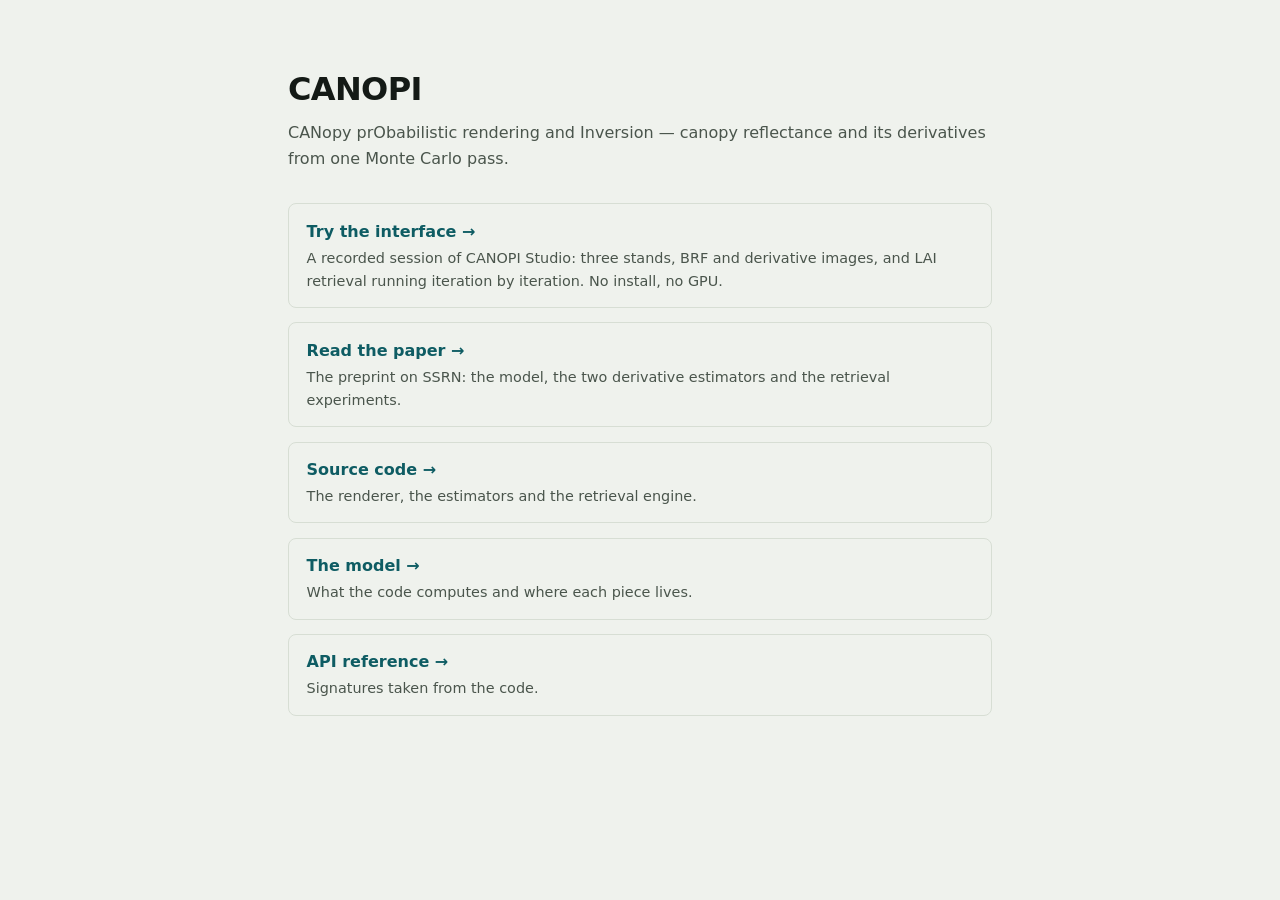
<file: docs/index.html>
<!doctype html>
<html lang="en"><head><meta charset="utf-8">
<meta name="viewport" content="width=device-width,initial-scale=1">
<title>CANOPI</title>
<style>
  :root{--bg:#EFF2ED;--fg:#141A16;--mut:#4A554C;--line:#D7DED4;--acc:#0E5C63}
  @media (prefers-color-scheme:dark){:root{--bg:#0D1210;--fg:#E9EEE8;--mut:#A5B0A7;--line:#28322D;--acc:#5CC9CF}}
  body{margin:0;background:var(--bg);color:var(--fg);font:16px/1.6 system-ui,sans-serif}
  main{max-width:44rem;margin:0 auto;padding:4rem 1.5rem}
  h1{font-size:2rem;letter-spacing:-.02em;margin:0 0 .3rem}
  p.sub{color:var(--mut);margin:0 0 2rem}
  a{color:var(--acc)}
  ul{list-style:none;padding:0;display:grid;gap:.9rem}
  li a{display:block;border:1px solid var(--line);border-radius:8px;padding:.9rem 1.1rem;
       text-decoration:none;color:inherit}
  li a:hover{border-color:var(--acc)}
  li b{color:var(--acc)}
  li span{display:block;color:var(--mut);font-size:.9rem;margin-top:.15rem}
</style></head><body><main>
  <h1>CANOPI</h1>
  <p class="sub">CANopy prObabilistic rendering and Inversion — canopy reflectance and its
  derivatives from one Monte Carlo pass.</p>
  <ul>
    <li><a href="demo/"><b>Try the interface →</b>
      <span>A recorded session of CANOPI Studio: three stands, BRF and derivative images, and LAI
      retrieval running iteration by iteration. No install, no GPU.</span></a></li>
    <li><a href="https://ssrn.com/abstract=7365079"><b>Read the paper →</b>
      <span>The preprint on SSRN: the model, the two derivative estimators and the
      retrieval experiments.</span></a></li>
    <li><a href="https://github.com/abdelazizkallel/canopi"><b>Source code →</b>
      <span>The renderer, the estimators and the retrieval engine.</span></a></li>
    <li><a href="model.md"><b>The model →</b>
      <span>What the code computes and where each piece lives.</span></a></li>
    <li><a href="api.md"><b>API reference →</b><span>Signatures taken from the code.</span></a></li>
  </ul>
</main></body></html>
</file>
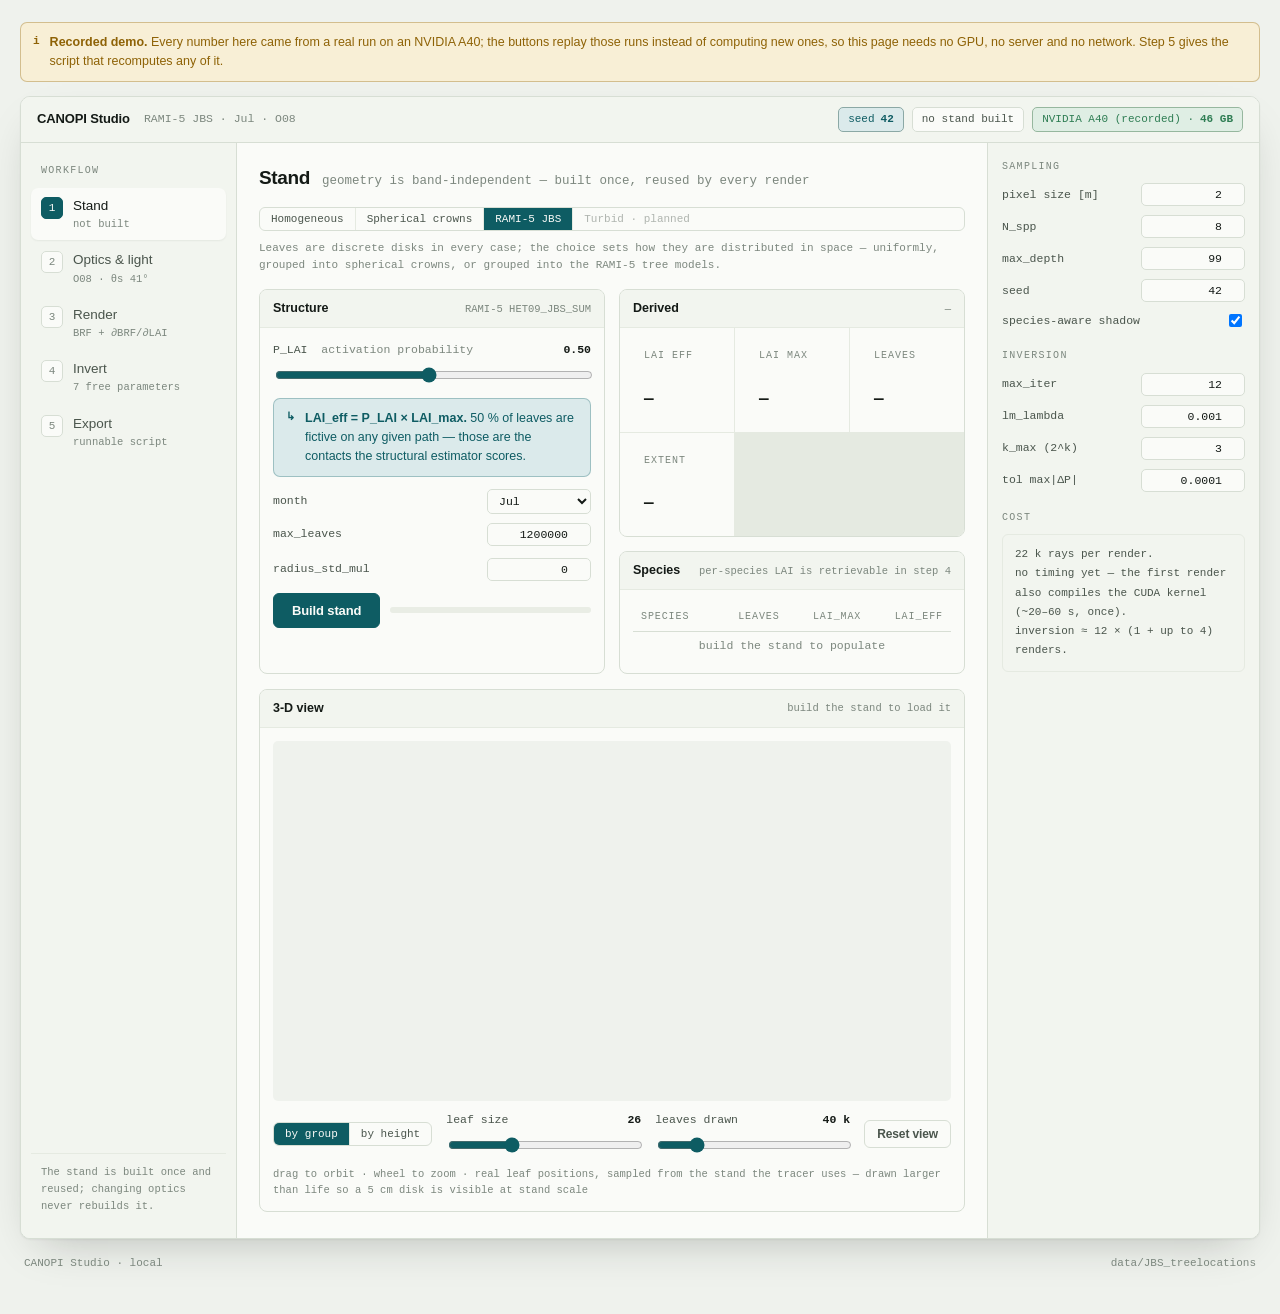
<file: docs/demo/index.html>
<!doctype html>
<html lang="en">
<head>
<meta charset="utf-8">
<meta name="viewport" content="width=device-width, initial-scale=1">
<title>CANOPI Studio — recorded demo</title>
<link rel="stylesheet" href="app.css">
</head>
<body>
<div class="wrap">
  <div class="alert warn" style="margin-bottom:14px">
    <span class="ic">i</span>
    <span><b>Recorded demo.</b> Every number here came from a real run on an NVIDIA A40; the
    buttons replay those runs instead of computing new ones, so this page needs no GPU, no
    server and no network. Step 5 gives the script that recomputes any of it.</span>
  </div>
<div class="app">

  <div class="titlebar">
    <span class="name">CANOPI Studio</span>
    <span class="path" id="tb-path">—</span>
    <span class="right">
      <span class="chip lock" title="One seed shared by every render: common random numbers keep successive costs comparable at a low ray count">seed <b id="tb-seed">42</b></span>
      <span class="chip" id="tb-stand">no stand built</span>
      <span class="chip" id="tb-device">connecting…</span>
    </span>
  </div>

  <div class="shell">

    <!-- ── rail ── -->
    <nav class="rail" role="tablist" aria-label="Workflow">
      <span class="lbl">Workflow</span>
      <button class="step" role="tab" aria-selected="true" data-pane="stand">
        <span class="num">1</span><span class="t">Stand<span class="s" id="rail-stand">not built</span></span></button>
      <button class="step" role="tab" aria-selected="false" data-pane="optics">
        <span class="num">2</span><span class="t">Optics &amp; light<span class="s" id="rail-optics">O08 · 41°</span></span></button>
      <button class="step" role="tab" aria-selected="false" data-pane="render">
        <span class="num">3</span><span class="t">Render<span class="s" id="rail-render">BRF + ∂BRF/∂LAI</span></span></button>
      <button class="step" role="tab" aria-selected="false" data-pane="invert">
        <span class="num">4</span><span class="t">Invert<span class="s" id="rail-invert">Gauss–Newton</span></span></button>
      <button class="step" role="tab" aria-selected="false" data-pane="export">
        <span class="num">5</span><span class="t">Export<span class="s">runnable script</span></span></button>
      <div class="spacer"></div>
      <div class="note" id="rail-note">The stand is built once and reused; changing optics never
        rebuilds it.</div>
    </nav>

    <!-- ══ 1 · STAND ══ -->
    <section class="pane" data-pane="stand">
      <div class="panehead"><h2>Stand</h2><p>geometry is band-independent — built once, reused by every render</p></div>

      <div class="seg" id="seg-mode" role="group" aria-label="Leaf distribution">
        <button data-mode="homogeneous" aria-pressed="false">Homogeneous</button>
        <button data-mode="spheres" aria-pressed="false">Spherical crowns</button>
        <button data-mode="jbs" aria-pressed="true">RAMI-5 JBS</button>
        <button disabled title="Not implemented — CANOPI places discrete leaf disks">Turbid · planned</button>
      </div>
      <p style="font-family:var(--mono); font-size:11px; color:var(--ink-3); margin:-6px 0 0">
        Leaves are discrete disks in every case; the choice sets how they are distributed in space —
        uniformly, grouped into spherical crowns, or grouped into the RAMI-5 tree models.</p>

      <div class="cols two">
        <div class="card">
          <header><h4>Structure</h4><span class="sub" id="stand-src">—</span></header>
          <div class="body" style="display:flex; flex-direction:column; gap:12px">
            <div class="slider">
              <div class="row"><span>P_LAI &nbsp;<span style="color:var(--ink-3)">activation probability</span></span><b id="ro-p">0.50</b></div>
              <input type="range" id="sl-p" min="0.05" max="0.98" step="0.01" value="0.5" aria-label="P_LAI">
            </div>
            <div id="p-alert" class="alert info"><span class="ic">↳</span><span></span></div>
            <div class="group" data-only="jbs">
              <div class="field"><span class="k">month</span><select data-k="month"><option>Jul</option></select></div>
              <div class="field"><span class="k">max_leaves</span><input type="number" data-k="max_leaves" value="1200000" step="200000" min="50000"></div>
            </div>
            <div class="group" data-only="spheres">
              <div class="field"><span class="k">n_spheres</span><input type="number" data-k="n_spheres" value="15" step="1" min="1"></div>
              <div class="field"><span class="k">r_sph [m]</span><input type="number" data-k="r_sph" value="10" step="1" min="0.5"></div>
              <div class="field"><span class="k">LAI per crown</span><input type="number" data-k="lai_per_sphere" value="5" step="0.5" min="0.1"></div>
              <div class="field"><span class="k">leaf_radius [m]</span><input type="number" data-k="leaf_radius" value="0.05" step="0.01" min="0.001"></div>
              <div class="field"><span class="k">max_leaves</span><input type="number" data-k="max_leaves" value="0" step="500000" min="0" title="0 = the full published stand (6 M leaves)"></div>
            </div>
            <div class="group" data-only="homogeneous">
              <div class="field"><span class="k">scene_xy [m]</span><input type="number" data-k="scene_xy" value="4" step="1" min="1"></div>
              <div class="field"><span class="k">scene_z [m]</span><input type="number" data-k="scene_z" value="1" step="0.5" min="0.1"></div>
              <div class="field"><span class="k">LAI_eff</span><input type="number" data-k="lai_eff" value="2" step="0.25" min="0.1"></div>
              <div class="field"><span class="k">leaf_radius [m]</span><input type="number" data-k="leaf_radius" value="0.02" step="0.005" min="0.001"></div>
              <div class="field"><span class="k">ALA</span><select data-k="ala"><option>UNI</option><option>PLA</option><option>ERE</option><option>SPH</option></select></div>
            </div>
            <div class="group">
              <div class="field"><span class="k" title="Leaf-size spread: 0 fixes the radius, which makes D_edg degenerate">radius_std_mul</span><input type="number" data-k="radius_std_mul" value="0.3" step="0.05" min="0"></div>
            </div>
            <div id="stale-note" class="alert warn" hidden><span class="ic">!</span><span></span></div>
            <div style="display:flex; gap:10px; align-items:center; flex-wrap:wrap">
              <button class="btn" id="btn-stand">Build stand</button>
              <div class="progress" id="pg-stand"><i></i></div>
            </div>
          </div>
        </div>

        <div style="display:flex; flex-direction:column; gap:14px; min-width:0">
          <div class="card">
            <header><h4>Derived</h4><span class="sub" id="stand-time">—</span></header>
            <div class="readouts">
              <div><div class="k">LAI eff</div><div class="v" id="ro-laieff">—</div></div>
              <div><div class="k">LAI max</div><div class="v" id="ro-laimax">—</div></div>
              <div><div class="k">Leaves</div><div class="v" id="ro-leaves">—</div></div>
              <div><div class="k">Extent</div><div class="v" id="ro-extent">—</div></div>
            </div>
          </div>
          <div class="card" data-only="spheres">
            <header><h4>Plan view</h4><span class="sub" id="crown-sub">—</span></header>
            <div class="body">
              <canvas id="cv-crowns" width="320" height="320" style="width:100%; height:auto; border-radius:4px" aria-label="Plan view of the spherical crowns"></canvas>
              <div class="imgcap"><span>crown radius to scale</span><span>periodic in x, y</span></div>
            </div>
          </div>
          <div class="card" data-only="jbs">
            <header><h4>Species</h4><span class="sub">per-species LAI is retrievable in step 4</span></header>
            <div class="body scrollx" style="max-height:280px; overflow-y:auto">
              <table><thead><tr><th>Species</th><th>Leaves</th><th>LAI_max</th><th>LAI_eff</th></tr></thead>
              <tbody id="tb-species"><tr><td colspan="4" style="text-align:center; color:var(--ink-3)">build the stand to populate</td></tr></tbody></table>
            </div>
          </div>
        </div>
      </div>
      <div class="card" id="card-3d">
        <header>
          <h4>3-D view</h4>
          <span class="sub" id="v3-sub">build the stand to load it</span>
        </header>
        <div class="body" style="display:flex; flex-direction:column; gap:10px">
          <canvas id="cv-3d" style="width:100%; height:360px; display:block; border-radius:5px; cursor:grab; touch-action:none" aria-label="3-D view of the stand"></canvas>
          <div style="display:flex; gap:14px; align-items:center; flex-wrap:wrap">
            <div class="seg" id="seg-3dcol" role="group" aria-label="Colour by">
              <button data-col="group" aria-pressed="true">by group</button>
              <button data-col="height" aria-pressed="false">by height</button>
            </div>
            <div class="slider" style="flex:1; min-width:150px">
              <div class="row"><span>leaf size</span><b id="v3-size">26</b></div>
              <input type="range" id="sl-3dsize" min="6" max="70" step="1" value="26" aria-label="point size">
            </div>
            <div class="slider" style="flex:1; min-width:150px">
              <div class="row"><span>leaves drawn</span><b id="v3-n">40 k</b></div>
              <input type="range" id="sl-3dn" min="5000" max="200000" step="5000" value="40000" aria-label="leaves drawn">
            </div>
            <button class="btn ghost sm" id="btn-3dreset">Reset view</button>
          </div>
          <p style="font-family:var(--mono); font-size:10.5px; color:var(--ink-3); margin:0">
            drag to orbit · wheel to zoom · real leaf positions, sampled from the stand the tracer
            uses — drawn larger than life so a 5 cm disk is visible at stand scale</p>
        </div>
      </div>
      <div class="log" id="log-stand" hidden></div>
    </section>

    <!-- ══ 2 · OPTICS ══ -->
    <section class="pane" data-pane="optics" hidden>
      <div class="panehead"><h2>Optics &amp; light</h2><p>one stand, many bands — swapping optics never rebuilds geometry</p></div>
      <div class="seg" id="seg-band" role="group" aria-label="Band"></div>
      <div class="cols two">
        <div class="card">
          <header><h4>Leaf and soil</h4><span class="sub">ω = ρ + τ</span></header>
          <div class="body group">
            <div class="field"><span class="k">rho (leaf)</span><input type="number" data-k="rho" step="0.001" value="0.0632"></div>
            <div class="field"><span class="k">tau (leaf)</span><input type="number" data-k="tau" step="0.001" value="0.0213"></div>
            <div class="field"><span class="k">rsoil</span><input type="number" data-k="rsoil" step="0.001" value="0.0274"></div>
            <div class="readouts" style="border:1px solid var(--line-soft); border-radius:6px; margin-top:4px">
              <div><div class="k">albedo ω</div><div class="v" id="ro-omega">0.085</div></div>
              <div><div class="k">band</div><div class="v" id="ro-band">O08</div></div>
            </div>
            <div id="omega-alert" class="alert info" hidden><span class="ic">!</span><span></span></div>
          </div>
        </div>
        <div class="card">
          <header><h4>Sun and view</h4><span class="sub" id="sun-sub">—</span></header>
          <div class="body" style="display:grid; grid-template-columns:auto minmax(0,1fr); gap:16px; align-items:center">
            <svg id="sun-dial" viewBox="0 0 140 140" width="140" height="140" role="img" aria-label="Sun position dial"></svg>
            <div class="group">
              <div class="field"><span class="k">sun_zenith_deg</span><input type="number" data-k="sun_zenith_deg" value="41" step="1"></div>
              <div class="field"><span class="k">sun_azimuth_deg</span><input type="number" data-k="sun_azimuth_deg" value="180" step="5"></div>
              <div class="field" data-only="jbs"><span class="k">view_zenith_deg</span><input type="number" data-k="view_zenith_deg" value="0" step="5"></div>
              <div class="field" data-only="jbs"><span class="k">view_azimuth_deg</span><input type="number" data-k="view_azimuth_deg" value="0" step="15"></div>
              <div class="field" data-only="homogeneous"><span class="k">obs_zenith_max_deg</span><input type="number" data-k="obs_zenith_max_deg" value="60" step="5"></div>
              <div class="field" data-only="homogeneous"><span class="k">obs_step_deg</span><input type="number" data-k="obs_step_deg" value="5" step="1"></div>
            </div>
          </div>
        </div>
      </div>
    </section>

    <!-- ══ 3 · RENDER ══ -->
    <section class="pane" data-pane="render" hidden>
      <div class="panehead"><h2>Render</h2><p>BRF and every derivative estimator come out of the same pass</p></div>
      <div class="runbar">
        <button class="btn" id="btn-render">Render</button>
        <button class="btn ghost sm" id="btn-render-stop" hidden>Stop</button>
        <div class="progress" id="pg-render"><i></i></div>
        <div class="est" id="render-est">no render yet</div>
      </div>
      <div id="render-alert" class="alert bad" hidden><span class="ic">!</span><span></span></div>

      <div class="cols two">
        <div class="card" data-only="homogeneous,spheres">
          <header><h4>Angular signature</h4><span class="sub">principal plane</span></header>
          <div class="body"><svg id="sv-brf" viewBox="0 0 460 220" width="100%" role="img" aria-label="BRF and derivative against view zenith"></svg></div>
        </div>
        <div class="card">
          <header><h4>Images</h4><span class="sub" id="img-sub">—</span></header>
          <div class="body" style="display:grid; grid-template-columns:1fr 1fr; gap:12px">
            <div>
              <canvas class="img" id="cv-brf" width="8" height="8" aria-label="BRF image"></canvas>
              <div class="ramp" id="ramp-brf"></div>
              <div class="imgcap"><span>BRF</span><span id="cap-brf">—</span></div>
            </div>
            <div>
              <canvas class="img" id="cv-der" width="8" height="8" aria-label="Derivative image"></canvas>
              <div class="ramp" id="ramp-der"></div>
              <div class="imgcap"><span id="cap-der">∂BRF/∂P</span><span id="cap-der-rng">—</span></div>
            </div>
          </div>
        </div>
      </div>

      <div class="card">
        <header><h4>Derivative estimator</h4><span class="sub">D_opt = w·D_fic + (1−w)·D_edg</span></header>
        <div class="body" style="display:flex; gap:16px; align-items:center; flex-wrap:wrap">
          <div class="seg" id="seg-est" role="group" aria-label="Estimator">
            <button data-est="fic" aria-pressed="false">D_fic</button>
            <button data-est="edg" aria-pressed="false">D_edg</button>
            <button data-est="opt" aria-pressed="true">D_opt</button>
          </div>
          <div class="readouts" style="flex:1; min-width:250px; border:1px solid var(--line-soft); border-radius:6px">
            <div><div class="k">weight w</div><div class="v" id="ro-w">—</div></div>
            <div><div class="k">mean</div><div class="v" id="ro-dmean">—</div></div>
            <div><div class="k">seconds</div><div class="v" id="ro-secs">—</div></div>
          </div>
          <div id="est-note" class="alert info" style="flex-basis:100%"><span class="ic">i</span><span></span></div>
        </div>
      </div>

      <div class="card" data-only="jbs">
        <header><h4>Per-species sensitivity</h4><span class="sub">mean ∂BRF/∂P_s over the image</span></header>
        <div class="body scrollx"><table><thead><tr><th>Species</th><th>D_fic</th><th>D_edg</th><th>D_opt</th></tr></thead><tbody id="tb-sens"></tbody></table></div>
      </div>
    </section>

    <!-- ══ 4 · INVERT ══ -->
    <section class="pane" data-pane="invert" hidden>
      <div class="panehead"><h2>Invert</h2><p>Gauss–Newton + LM · one render per iteration whatever the parameter count</p></div>
      <div class="alert info"><span class="ic">i</span><span>The observation is rendered here from
        the true parameters you set below — a synthetic retrieval experiment where the answer is
        known. Same seed and rays/pixel as the forward renders, so the residual can reach zero.</span></div>

      <div class="seg" id="seg-retrieve" role="group" aria-label="Parameterisation" data-only="jbs">
        <button data-uniform="1" aria-pressed="true">Uniform LAI · 1 parameter</button>
        <button data-uniform="0" aria-pressed="false">Per species · 7 parameters</button>
      </div>
      <div id="retrieve-note" class="alert info"><span class="ic">i</span><span></span></div>

      <div class="card">
        <header><h4>Retrieve</h4><span class="sub"><b id="ro-npar">1</b> free parameter(s)</span></header>
        <div class="body scrollx">
          <table class="matrix"><thead><tr><th>Parameter</th><th>Free</th><th>P true</th><th>P start</th><th style="text-align:right">LAI_max</th></tr></thead>
          <tbody id="tb-free"></tbody></table>
        </div>
      </div>

      <div class="runbar">
        <button class="btn" id="btn-invert">Run inversion</button>
        <button class="btn ghost sm" id="btn-invert-stop" hidden>Stop</button>
        <div class="progress" id="pg-invert"><i></i></div>
        <div class="est" id="invert-est">not started</div>
      </div>
      <div id="invert-alert" class="alert bad" hidden><span class="ic">!</span><span></span></div>

      <div class="cols two">
        <div class="card">
          <header><h4>Convergence</h4><span class="sub">‖BRF − obs‖² · log scale</span></header>
          <div class="body"><svg id="sv-cost" viewBox="0 0 460 190" width="100%" role="img" aria-label="Cost against iteration"></svg></div>
        </div>
        <div class="card">
          <header><h4>Trace</h4><span class="sub">line search · LM damping</span></header>
          <div class="body"><div class="log" id="log-invert">—</div></div>
        </div>
      </div>

      <div class="card">
        <header><h4>Retrieved vs truth</h4><span class="sub" id="inv-secs">—</span></header>
        <div class="body scrollx"><table><thead><tr><th>Parameter</th><th>P true</th><th>P retrieved</th><th>LAI true</th><th>LAI retrieved</th><th>Δ LAI</th><th>Status</th></tr></thead>
        <tbody id="tb-inv"></tbody></table></div>
      </div>
    </section>

    <!-- ══ 5 · EXPORT ══ -->
    <section class="pane" data-pane="export" hidden>
      <div class="panehead"><h2>Export</h2><p>the session as a script that reproduces it without the interface</p></div>
      <div style="display:flex; gap:10px; flex-wrap:wrap">
        <button class="btn" id="btn-script">Generate script</button>
        <button class="btn ghost sm" id="btn-copy">Copy</button>
        <button class="btn ghost sm" id="btn-download">Download .py</button>
      </div>
      <div class="card"><header><h4>canopi_session.py</h4><span class="sub" id="script-sub">—</span></header>
        <pre class="code" id="script-out">press “Generate script”.</pre></div>
    </section>

    <!-- ── inspector ── -->
    <aside class="inspector" aria-label="Inspector">
      <div class="group">
        <h3>Sampling</h3>
        <div class="field"><span class="k" title="Ground resolution of the rendered image; 0 skips the image pass">pixel size [m]</span><input type="number" data-k="pixel_m" value="2" step="0.5" min="0"></div>
        <div class="field"><span class="k">N_spp</span><input type="number" data-k="n_spp" value="8" min="1" step="1"></div>
        <div class="field" data-only="homogeneous,spheres"><span class="k">n_photons</span><input type="number" data-k="n_photons" value="200000" step="50000"></div>
        <div class="field"><span class="k">max_depth</span><input type="number" data-k="max_depth" value="99" step="1"></div>
        <div class="field"><span class="k">seed</span><input type="number" data-k="seed" value="42" step="1"></div>
        <div class="field" data-only="jbs"><span class="k" title="Sun-visibility rays read P_LAI_sp[species] instead of one scalar">species-aware shadow</span><input type="checkbox" id="cb-shadow" checked aria-label="species-aware shadow ray"></div>
      </div>
      <div class="group">
        <h3>Inversion</h3>
        <div class="field"><span class="k">max_iter</span><input type="number" data-k="max_iter" value="12" min="1" step="1"></div>
        <div class="field"><span class="k">lm_lambda</span><input type="number" data-k="lm_lambda" value="0.001" step="0.001"></div>
        <div class="field"><span class="k">k_max (2^k)</span><input type="number" data-k="k_max" value="3" min="0" step="1"></div>
        <div class="field"><span class="k">tol max|ΔP|</span><input type="number" data-k="tol" value="0.0001" step="0.0001"></div>
      </div>
      <div class="group">
        <h3>Cost</h3>
        <div class="log" id="cost-note" style="max-height:none">—</div>
      </div>
    </aside>

  </div>
</div>
<footer><span id="foot-left">CANOPI Studio · local</span><span id="foot-right">—</span></footer>
</div>
<script src="demo-data.js"></script>
<script src="demo.js"></script>
<script src="view3d.js"></script>
<script src="app.js"></script>
</body>
</html>
</file>
<file: docs/demo/app.css>
:root{
  --ground:#EFF2ED; --surface:#FAFBF8; --surface-2:#F2F5EF; --surface-3:#E9EDE5;
  --ink:#141A16; --ink-2:#4A554C; --ink-3:#7C877E;
  --line:#D7DED4; --line-soft:#E5EAE1;
  --accent:#0E5C63; --accent-2:#0A464B; --accent-soft:#DBEAEB;
  --red-band:#B4432E; --nir-band:#B23B86;
  --ok:#2E7D53; --ok-soft:#DFEEE4;
  --warn:#8E6206; --warn-soft:#F8EFD6;
  --crit:#A5382A; --crit-soft:#F7E2DE;
  --shadow:0 1px 2px rgba(20,26,22,.05), 0 18px 44px -20px rgba(20,26,22,.28);
  --shadow-s:0 1px 2px rgba(20,26,22,.06);
  --sans:"Archivo","Helvetica Neue",Arial,sans-serif;
  --mono:"IBM Plex Mono",ui-monospace,"SF Mono",Menlo,monospace;
}
@media (prefers-color-scheme:dark){
  :root:not([data-theme="light"]){
    --ground:#0D1210; --surface:#141A17; --surface-2:#1A221E; --surface-3:#212B26;
    --ink:#E9EEE8; --ink-2:#A5B0A7; --ink-3:#768178;
    --line:#28322D; --line-soft:#1F2823;
    --accent:#5CC9CF; --accent-2:#9CE1E5; --accent-soft:#11302F;
    --red-band:#E3785E; --nir-band:#E579B4;
    --ok:#61C089; --ok-soft:#12291D;
    --warn:#D9AE55; --warn-soft:#292112;
    --crit:#E2705C; --crit-soft:#2B1613;
    --shadow:0 1px 2px rgba(0,0,0,.4), 0 18px 44px -20px rgba(0,0,0,.7);
    --shadow-s:0 1px 2px rgba(0,0,0,.4);
  }
}
:root[data-theme="dark"]{
  --ground:#0D1210; --surface:#141A17; --surface-2:#1A221E; --surface-3:#212B26;
  --ink:#E9EEE8; --ink-2:#A5B0A7; --ink-3:#768178;
  --line:#28322D; --line-soft:#1F2823;
  --accent:#5CC9CF; --accent-2:#9CE1E5; --accent-soft:#11302F;
  --red-band:#E3785E; --nir-band:#E579B4;
  --ok:#61C089; --ok-soft:#12291D;
  --warn:#D9AE55; --warn-soft:#292112;
  --crit:#E2705C; --crit-soft:#2B1613;
  --shadow:0 1px 2px rgba(0,0,0,.4), 0 18px 44px -20px rgba(0,0,0,.7);
  --shadow-s:0 1px 2px rgba(0,0,0,.4);
}

*{box-sizing:border-box}
[hidden]{display:none !important}
html,body{height:100%}
body{
  margin:0; background:var(--ground); color:var(--ink);
  font-family:var(--sans); font-size:15px; line-height:1.55; -webkit-font-smoothing:antialiased;
}
h1,h2,h3,h4{margin:0; text-wrap:balance}
button,input,select{font-family:inherit}

.wrap{max-width:1320px; margin:0 auto; padding:22px 20px 40px}
.app{background:var(--surface); border:1px solid var(--line); border-radius:10px;
     box-shadow:var(--shadow); overflow:hidden}

/* ── title bar ── */
.titlebar{display:flex; align-items:center; gap:14px; padding:10px 16px;
          background:var(--surface-2); border-bottom:1px solid var(--line); flex-wrap:wrap}
.titlebar .name{font-weight:600; font-size:13px; letter-spacing:-.01em}
.titlebar .path{font-family:var(--mono); font-size:11.5px; color:var(--ink-3)}
.titlebar .right{margin-left:auto; display:flex; gap:8px; align-items:center; flex-wrap:wrap}
.chip{display:inline-flex; align-items:center; gap:6px; padding:3px 9px; border-radius:5px;
      font-family:var(--mono); font-size:11px; border:1px solid var(--line);
      background:var(--surface); color:var(--ink-2); white-space:nowrap}
.chip b{font-weight:600; color:var(--ink)}
.chip.ok{border-color:color-mix(in oklab,var(--ok) 40%,var(--line)); background:var(--ok-soft); color:var(--ok)}
.chip.ok b{color:var(--ok)}
.chip.bad{border-color:color-mix(in oklab,var(--crit) 40%,var(--line)); background:var(--crit-soft); color:var(--crit)}
.chip.warn{border-color:color-mix(in oklab,var(--warn) 45%,var(--line)); background:var(--warn-soft); color:var(--warn)}
.chip.lock{border-color:color-mix(in oklab,var(--accent) 40%,var(--line)); background:var(--accent-soft); color:var(--accent)}
.chip.lock b{color:var(--accent)}

/* ── shell ── */
.shell{display:grid; grid-template-columns:216px minmax(0,1fr) 272px; min-height:70vh}
.shell > .rail{grid-column:1; grid-row:1}
.shell > .pane{grid-column:2; grid-row:1}
.shell > .inspector{grid-column:3; grid-row:1}
@media (max-width:1180px){
  .shell{grid-template-columns:200px minmax(0,1fr)}
  .shell > .inspector{grid-column:1 / -1; grid-row:2; border-left:0; border-top:1px solid var(--line)}
  .inspector{flex-direction:row !important; flex-wrap:wrap}
  .inspector .group{min-width:220px; flex:1}
}
@media (max-width:780px){
  .shell{grid-template-columns:1fr}
  .shell > .rail{grid-row:1; border-right:0; border-bottom:1px solid var(--line)}
  .shell > .pane{grid-column:1; grid-row:2}
  .shell > .inspector{grid-column:1; grid-row:3}
}

.rail{border-right:1px solid var(--line); background:var(--surface-2); padding:14px 10px;
      display:flex; flex-direction:column; gap:2px}
.rail .lbl{font-family:var(--mono); font-size:10px; letter-spacing:.13em; text-transform:uppercase;
           color:var(--ink-3); padding:6px 10px 8px}
.step{display:grid; grid-template-columns:22px minmax(0,1fr); gap:10px; align-items:start;
      width:100%; text-align:left; background:none; border:0; border-radius:7px; padding:9px 10px;
      cursor:pointer; color:var(--ink-2); font-size:13.5px}
.step:hover{background:var(--surface-3)}
.step:focus-visible{outline:2px solid var(--accent); outline-offset:1px}
.step .num{font-family:var(--mono); font-size:11px; width:22px; height:22px; border-radius:5px;
           display:grid; place-items:center; border:1px solid var(--line);
           background:var(--surface); color:var(--ink-3)}
.step .t{font-weight:500; line-height:1.35}
.step .s{display:block; font-family:var(--mono); font-size:10.5px; color:var(--ink-3); margin-top:2px}
.step[aria-selected="true"]{background:var(--surface); color:var(--ink); box-shadow:var(--shadow-s)}
.step[aria-selected="true"] .num{background:var(--accent); border-color:var(--accent); color:var(--surface)}
:root[data-theme="dark"] .step[aria-selected="true"] .num{color:#0D1210}
.step.done .num{color:var(--ok); border-color:color-mix(in oklab,var(--ok) 45%,var(--line))}
.rail .spacer{flex:1}
.rail .note{font-family:var(--mono); font-size:10.5px; color:var(--ink-3); padding:10px;
            border-top:1px solid var(--line-soft); line-height:1.6}

.pane{padding:20px 22px 26px; min-width:0; display:flex; flex-direction:column; gap:15px}
.inspector{border-left:1px solid var(--line); background:var(--surface-2); padding:16px 14px 22px;
           display:flex; flex-direction:column; gap:18px; min-width:0}

.panehead{display:flex; align-items:baseline; gap:12px; flex-wrap:wrap}
.panehead h2{font-size:19px; font-weight:600; letter-spacing:-.02em}
.panehead p{margin:0; font-size:12.5px; color:var(--ink-3); font-family:var(--mono)}

.group{display:flex; flex-direction:column; gap:9px}
.group > h3{font-family:var(--mono); font-size:10px; letter-spacing:.13em; text-transform:uppercase;
            color:var(--ink-3); font-weight:500}
.field{display:grid; grid-template-columns:minmax(0,1fr) auto; align-items:center; gap:8px;
       font-size:12.5px; color:var(--ink-2)}
.field .k{font-family:var(--mono); font-size:11.5px; overflow:hidden; text-overflow:ellipsis}
.field input[type=number],.field input[type=text],.field select{
  width:104px; font-family:var(--mono); font-size:11.5px; padding:4px 7px; text-align:right;
  border:1px solid var(--line); border-radius:5px; background:var(--surface); color:var(--ink)}
.field select{text-align:left; padding-right:4px}
input:focus-visible,select:focus-visible,button:focus-visible{outline:2px solid var(--accent); outline-offset:1px}
.slider{display:grid; gap:5px}
.slider .row{display:flex; justify-content:space-between; align-items:baseline;
             font-family:var(--mono); font-size:11.5px; color:var(--ink-2)}
.slider .row b{color:var(--ink); font-weight:600; font-variant-numeric:tabular-nums}
input[type=range]{width:100%; accent-color:var(--accent); height:18px}

.seg{display:inline-flex; border:1px solid var(--line); border-radius:6px; overflow:hidden;
     background:var(--surface); flex-wrap:wrap}
.seg button{border:0; background:none; padding:5px 11px; font-family:var(--mono); font-size:11px;
            color:var(--ink-2); cursor:pointer; border-right:1px solid var(--line-soft)}
.seg button:last-child{border-right:0}
.seg button[aria-pressed="true"]{background:var(--accent); color:var(--surface)}
:root[data-theme="dark"] .seg button[aria-pressed="true"]{color:#0D1210}
.seg button:disabled{opacity:.42; cursor:not-allowed}

.btn{font-size:13px; font-weight:600; letter-spacing:-.01em; padding:9px 18px; border-radius:6px;
     border:1px solid var(--accent); background:var(--accent); color:var(--surface); cursor:pointer}
:root[data-theme="dark"] .btn{color:#0D1210}
.btn:hover:not(:disabled){background:var(--accent-2); border-color:var(--accent-2)}
.btn:disabled{opacity:.5; cursor:progress}
.btn.ghost{background:none; color:var(--ink-2); border-color:var(--line)}
.btn.ghost:hover:not(:disabled){background:var(--surface-3); color:var(--ink)}
.btn.sm{font-size:12px; padding:6px 12px}

.card{border:1px solid var(--line); border-radius:8px; background:var(--surface); overflow:hidden}
.card > header{display:flex; align-items:center; gap:10px; padding:9px 13px;
               border-bottom:1px solid var(--line-soft); background:var(--surface-2)}
.card > header h4{font-size:12.5px; font-weight:600}
.card > header .sub{font-family:var(--mono); font-size:10.5px; color:var(--ink-3);
                    margin-left:auto; text-align:right}
.card .body{padding:13px}
.cols{display:grid; gap:14px}
.cols.two{grid-template-columns:repeat(auto-fit,minmax(280px,1fr))}

.readouts{display:grid; grid-template-columns:repeat(auto-fit,minmax(112px,1fr)); gap:1px;
          background:var(--line-soft)}
.readouts div{background:var(--surface); padding:10px 12px}
.readouts .k{font-family:var(--mono); font-size:10px; letter-spacing:.1em; text-transform:uppercase;
             color:var(--ink-3)}
.readouts .v{font-family:var(--mono); font-size:16px; font-weight:600; font-variant-numeric:tabular-nums;
             letter-spacing:-.02em; margin-top:3px}

table{width:100%; border-collapse:collapse; font-family:var(--mono); font-size:11.5px;
      font-variant-numeric:tabular-nums}
th{text-align:right; font-weight:500; font-size:10px; letter-spacing:.09em; text-transform:uppercase;
   color:var(--ink-3); padding:6px 8px; border-bottom:1px solid var(--line); white-space:nowrap}
th:first-child,td:first-child{text-align:left}
td{padding:5px 8px; border-bottom:1px solid var(--line-soft); text-align:right; color:var(--ink-2);
   white-space:nowrap}
tr:last-child td{border-bottom:0}
td.ink{color:var(--ink); font-weight:500}
.scrollx{overflow-x:auto}
.pill{display:inline-block; padding:1px 7px; border-radius:99px; font-family:var(--mono);
      font-size:10px; border:1px solid currentColor}
.pill.ok{color:var(--ok); background:var(--ok-soft)}

.alert{display:grid; grid-template-columns:auto minmax(0,1fr); gap:10px; padding:10px 12px;
       border-radius:7px; font-size:12.5px; line-height:1.5; border:1px solid}
.alert .ic{font-family:var(--mono); font-size:11px; font-weight:600}
.alert.info{background:var(--accent-soft); border-color:color-mix(in oklab,var(--accent) 30%,transparent); color:var(--accent)}
.alert.warn{background:var(--warn-soft); border-color:color-mix(in oklab,var(--warn) 35%,transparent); color:var(--warn)}
.alert.bad{background:var(--crit-soft); border-color:color-mix(in oklab,var(--crit) 35%,transparent); color:var(--crit)}
.alert code{font-family:var(--mono); font-size:11.5px}

.runbar{display:flex; align-items:center; gap:14px; flex-wrap:wrap; padding:12px 14px;
        border:1px solid var(--line); border-radius:8px; background:var(--surface-2)}
.runbar .est{font-family:var(--mono); font-size:11.5px; color:var(--ink-2); line-height:1.7}
.runbar .est b{color:var(--ink); font-weight:600}
.progress{flex:1; min-width:140px; height:6px; border-radius:99px; background:var(--surface-3);
          overflow:hidden}
.progress i{display:block; height:100%; width:0%; background:var(--accent); transition:width .25s ease}
.progress.busy i{background:linear-gradient(90deg,var(--accent),var(--accent-soft),var(--accent));
                 background-size:200% 100%; animation:sweep 1.4s linear infinite}
@keyframes sweep{from{background-position:0 0} to{background-position:-200% 0}}

canvas.img{display:block; width:100%; height:auto; image-rendering:pixelated; border-radius:4px}
.imgcap{font-family:var(--mono); font-size:10.5px; color:var(--ink-3); margin-top:7px;
        display:flex; justify-content:space-between; gap:8px}
.ramp{height:8px; border-radius:99px; margin-top:8px}

.log{font-family:var(--mono); font-size:11px; line-height:1.75; background:var(--surface-2);
     border:1px solid var(--line-soft); border-radius:6px; padding:10px 12px; max-height:170px;
     overflow:auto; color:var(--ink-2); white-space:pre-wrap}
pre.code{font-family:var(--mono); font-size:11.5px; line-height:1.7; margin:0; padding:14px;
         background:var(--surface-2); border-radius:6px; overflow:auto; max-height:460px; color:var(--ink-2)}

.matrix td{text-align:center}
.matrix td:first-child{text-align:left; color:var(--ink); font-weight:500}
.matrix th{text-align:center}
.matrix th:first-child{text-align:left}
.matrix input[type=checkbox]{accent-color:var(--accent); width:14px; height:14px}
.matrix input[type=number]{width:74px; font-family:var(--mono); font-size:11px; padding:3px 6px;
  text-align:right; border:1px solid var(--line); border-radius:5px; background:var(--surface); color:var(--ink)}

footer{margin:16px 4px 0; font-family:var(--mono); font-size:11px; color:var(--ink-3);
        display:flex; justify-content:space-between; gap:14px; flex-wrap:wrap}
@media (prefers-reduced-motion:reduce){*{transition:none !important; animation:none !important}}
</file>
